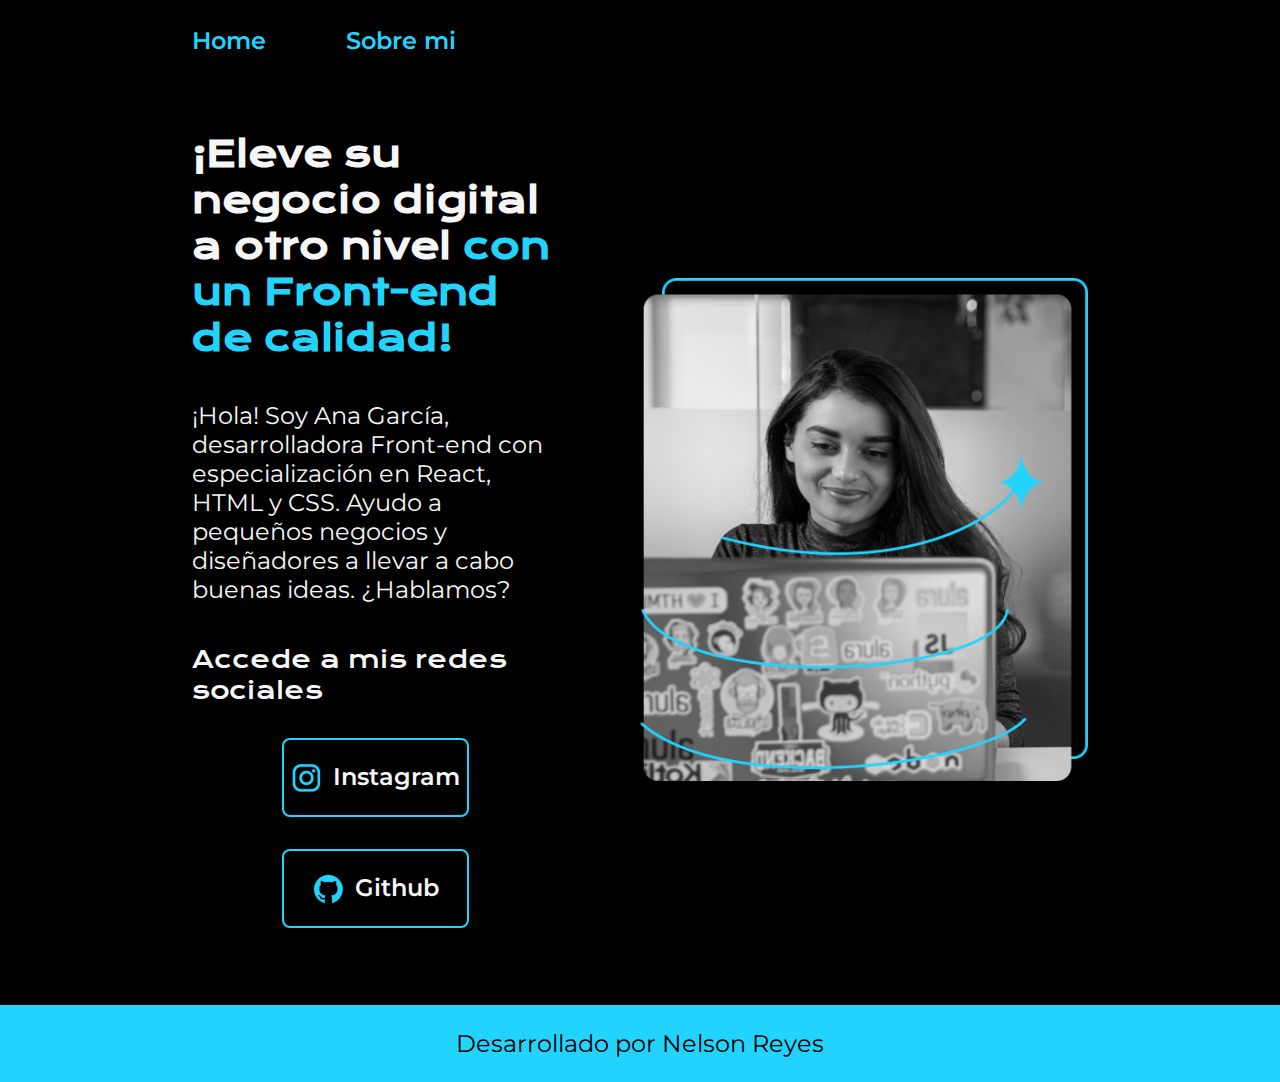
<file: index.html>
<!DOCTYPE html>
<html lang="en">
<head>
    <meta charset="UTF-8">
    <title>Portafolio</title>
    <link rel="stylesheet" href="styles/style.css">
</head>
<body>
    <header class="header">
        <nav class="nav">
            <a class="nav__item" href="index.html">Home</a>
            <a class="nav__item" href="about.html">Sobre mi</a>
        </nav>
    </header>
        <main class="presentacion">
            <section class="presentacion__texto">
            <h1 class="titulo">
                ¡Eleve su negocio digital a otro nivel <Strong class="destaque">con un Front-end de calidad!</Strong>
            </h1>
            <p class="parrafo">
                ¡Hola! Soy Ana García, desarrolladora Front-end con especialización en React, HTML
                y CSS. Ayudo a pequeños negocios y diseñadores a llevar a cabo buenas ideas. ¿Hablamos?
            </p>
            <div class="redes">
                <h2 class="titulo_redes">Accede a mis redes sociales</h2>
                <a class="link_redes" href="https://www.instagram.com/"> <img src="assets/instagram.png" alt="instagram">Instagram</a>
                <a class="link_redes" href="https://github.com/"> <img src="assets/github.png" alt="github">Github</a>
            </div>
            </section>
            <img class="imagen" src="assets/Imagem.png" alt="Imagem de Ana García trabajando">
        </main>
        <footer class="footer">
            <p>Desarrollado por Nelson Reyes</p>
        </footer>
</body>
</html>
</file>
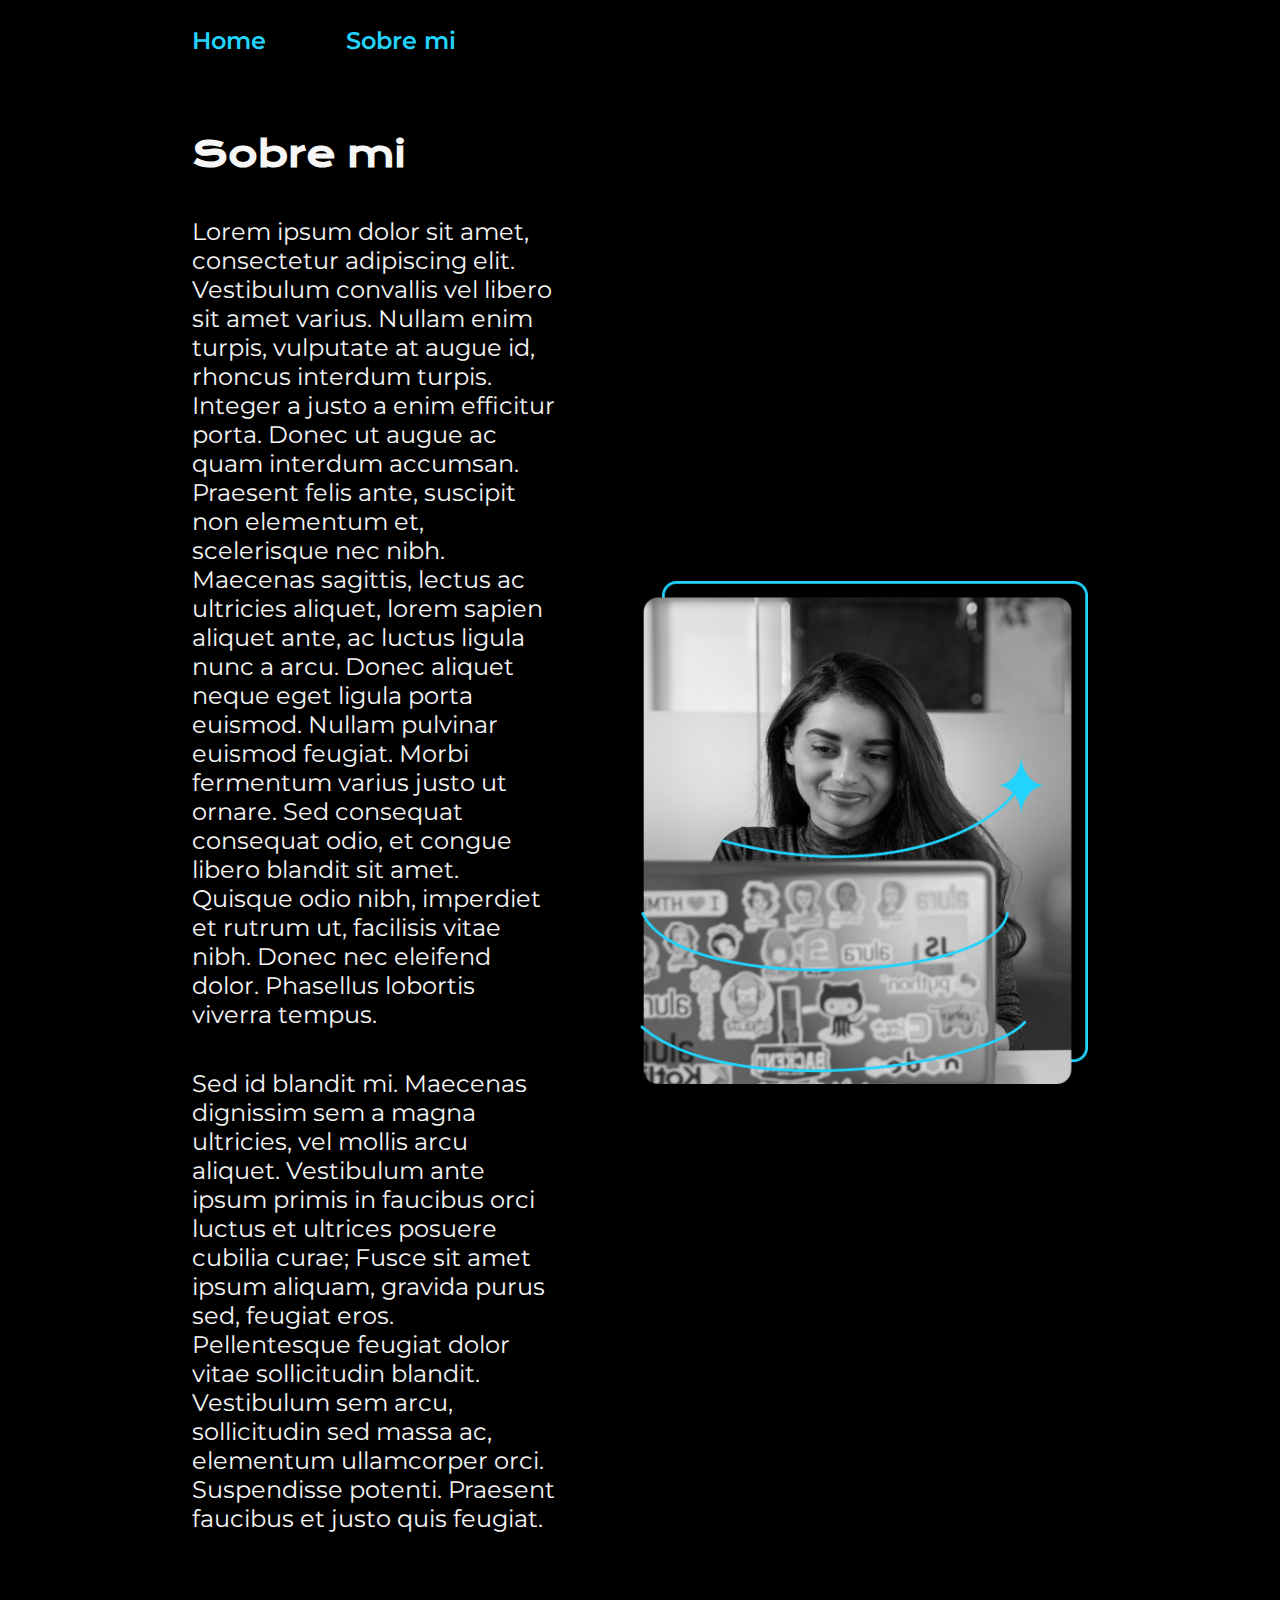
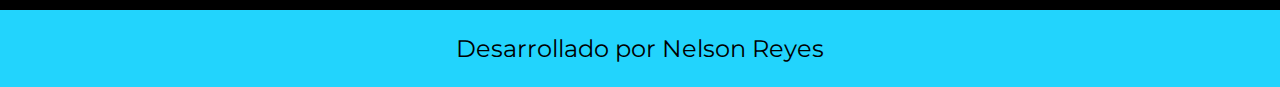
<file: about.html>
<!DOCTYPE html>
<html lang="es">
<head>
    <meta charset="UTF-8">
    <title>Sobre mi</title>
    <link rel="stylesheet" href="styles/style.css">
</head>
<body>
    <header class="header">
        <nav class="nav">
            <a class="nav__item" href="index.html">Home</a>
            <a class="nav__item" href="about.html">Sobre mi</a>
        </nav>
    </header>
    <main class="presentacion">
        <section class="presentacion__texto">
            <h1 class="titulo">Sobre mi</h1>
            <p class="parrafo">Lorem ipsum dolor sit amet, consectetur adipiscing elit.
                Vestibulum convallis vel libero sit amet varius. Nullam enim turpis,
                vulputate at augue id, rhoncus interdum turpis. Integer a justo a enim
                efficitur porta. Donec ut augue ac quam interdum accumsan. Praesent felis
                ante, suscipit non elementum et, scelerisque nec nibh. Maecenas sagittis,
                lectus ac ultricies aliquet, lorem sapien aliquet ante, ac luctus ligula
                nunc a arcu. Donec aliquet neque eget ligula porta euismod. Nullam pulvinar
                euismod feugiat. Morbi fermentum varius justo ut ornare. Sed consequat consequat
                odio, et congue libero blandit sit amet. Quisque odio nibh, imperdiet et rutrum ut,
                facilisis vitae nibh. Donec nec eleifend dolor. Phasellus lobortis viverra tempus.</p>
            <p class="parrafo">Sed id blandit mi. Maecenas dignissim sem a magna ultricies, vel mollis arcu aliquet.
                Vestibulum ante ipsum primis in faucibus orci luctus et ultrices posuere cubilia curae;
                Fusce sit amet ipsum aliquam, gravida purus sed, feugiat eros. Pellentesque feugiat dolor
                vitae sollicitudin blandit. Vestibulum sem arcu, sollicitudin sed massa ac, elementum
                ullamcorper orci. Suspendisse potenti. Praesent faucibus et justo quis feugiat.</p>
        </section>
        <img class="imagen" src="assets/Imagem.png" alt="Imagem de Ana García trabajando">
    </main>
    <footer class="footer">
        <p>Desarrollado por Nelson Reyes</p>
    </footer>
</body>
</html>
</file>
<file: styles/style.css>
@import url('https://fonts.googleapis.com/css2?family=Krona+One&family=Montserrat:ital,wght@0,100..900;1,100..900&display=swap');

:root {
    --color-primario: #000000;
    --color-secundario: #f6f6f6;
    --color-terciario: #22D4FD;
    --color-hover: #272727;

    --font-Montserrat: "Montserrat", sans-serif;
    --font-Krona: "Krona One", sans-serif;
}

* {
    margin: 0;
    padding: 0;
}

body {
    background-color: var(--color-primario);
    color: var(--color-secundario);
    box-sizing: border-box;
}

.header {
    padding: 2% 0 0 15%;
}

.nav {
    display: flex;
    gap: 80px;
}

.nav__item {
    font-family: var(--font-Montserrat), sans-serif;
    font-size: 1.5rem;
    font-weight: 600;
    color: var(--color-terciario);
    text-decoration: none;
}

.presentacion {
    display: flex;
    align-items: center;
    padding: 6% 15%;
    justify-content: space-between;
    gap: 82px;
}

.presentacion__texto {
    width: 50%;
    display: flex;
    flex-direction: column;
    gap: 40px;
}

.titulo {
    font-size: 2.25rem;
    font-family: var(--font-Krona), sans-serif;
}

.destaque {
    color: var(--color-terciario);
}

.parrafo {
    font-size: 1.5rem;
    font-family: var(--font-Montserrat), sans-serif;
}

.redes {
    display: flex;
    justify-content: space-between;
    flex-direction: column;
    align-items: center;
    gap: 32px;
}

.titulo_redes {
    font-family: var(--font-Krona), sans-serif;
    font-size: 1.5rem;
    font-weight: 480;
}

.link_redes {
    width: 50%;
    text-align: center;
    padding: 21.5px 0;
    border-radius: 8px;
    font-family: var(--font-Montserrat), sans-serif;
    font-size: 1.5rem;
    font-weight: 600;
    text-decoration: none;
    color: var(--color-secundario);
    border: 2px solid var(--color-terciario);
    display: flex;
    justify-content: center;
    gap: 10px;
}

.link_redes:hover {
    background-color: var(--color-hover);
    padding: 3%;
}

.imagen {
    width: 50%;
}

.footer {
    background-color: var(--color-terciario);
    padding: 24px;
    color: var(--color-primario);
    text-align: center;
    font-family: var(--font-Montserrat), sans-serif;
    font-size: 1.5rem;
    font-weight: 400;
}

@media (max-width: 1200px) {
    .header {
        padding: 10%;
    }

    .nav {
        justify-content: center;
    }

    .presentacion {
        flex-direction: column-reverse;
        padding: 5%;
    }

    .presentacion__texto {
        width: auto;
    }
}
</file>
